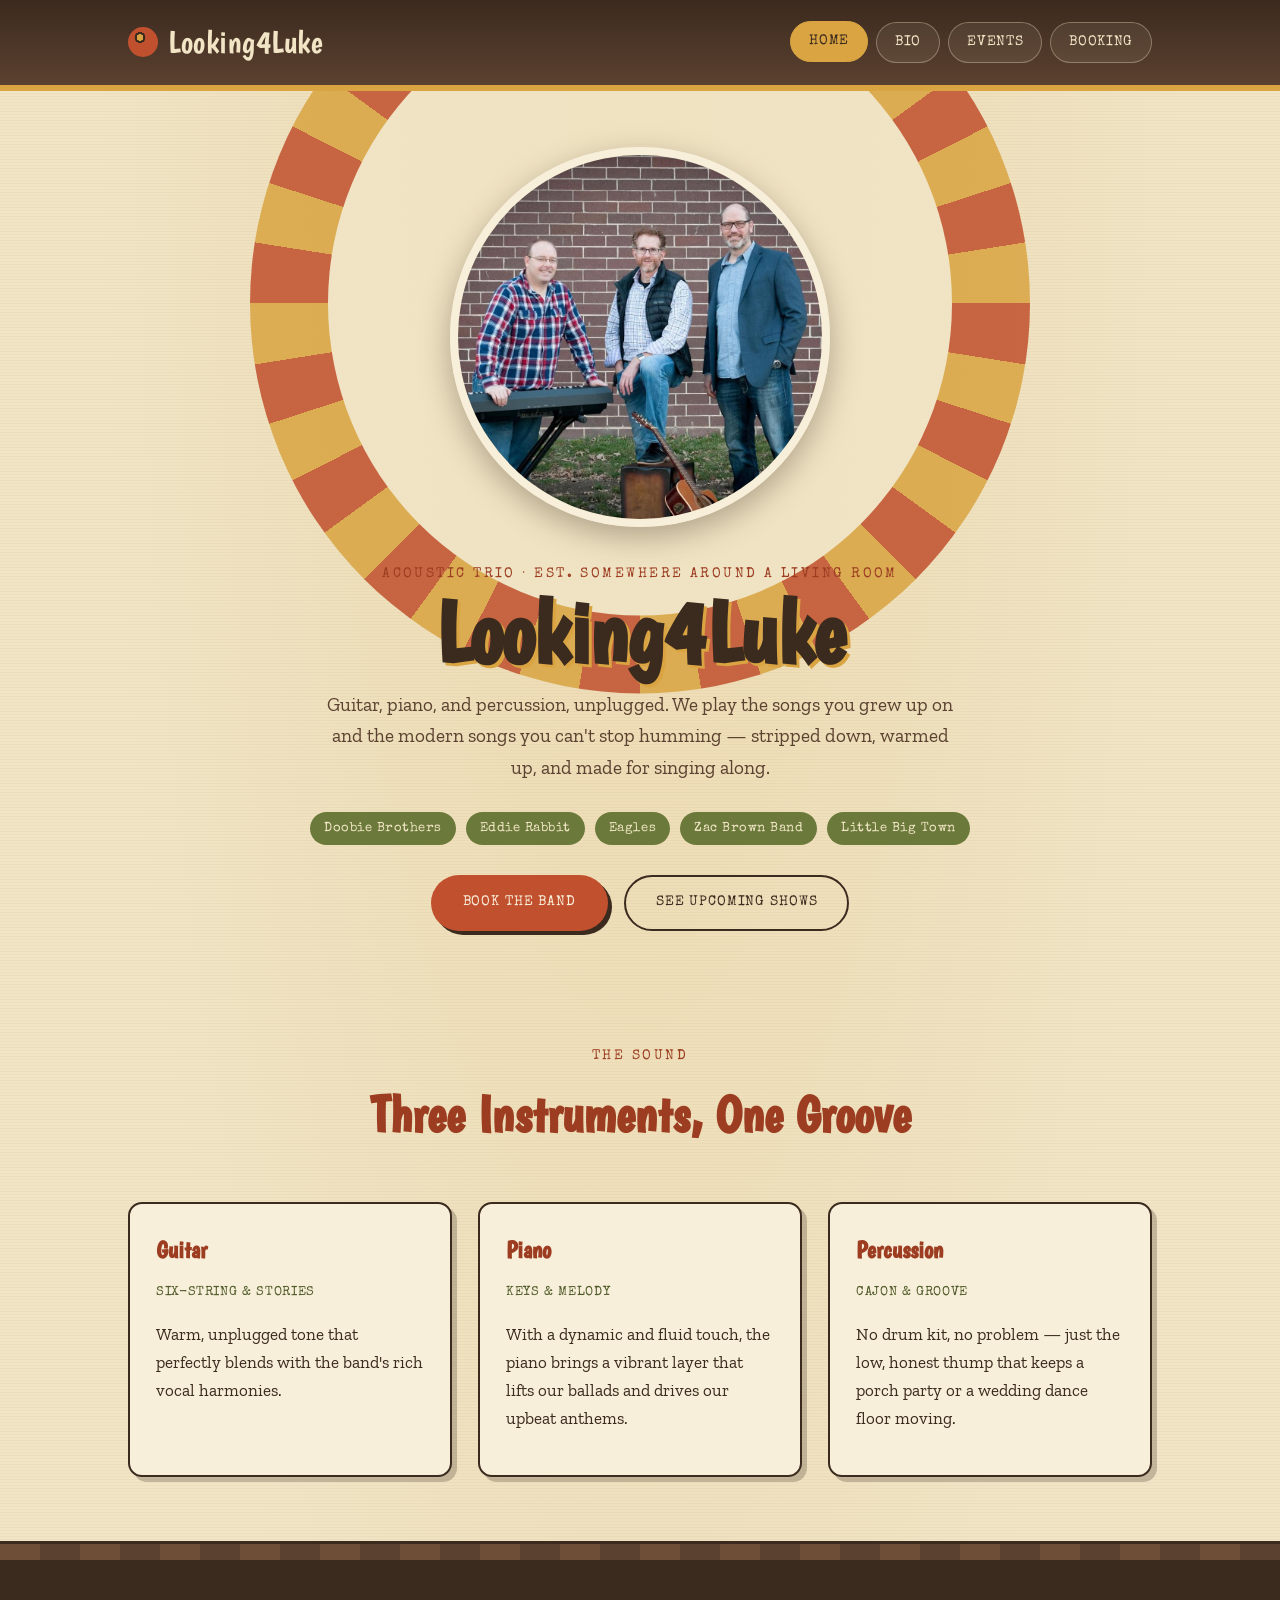
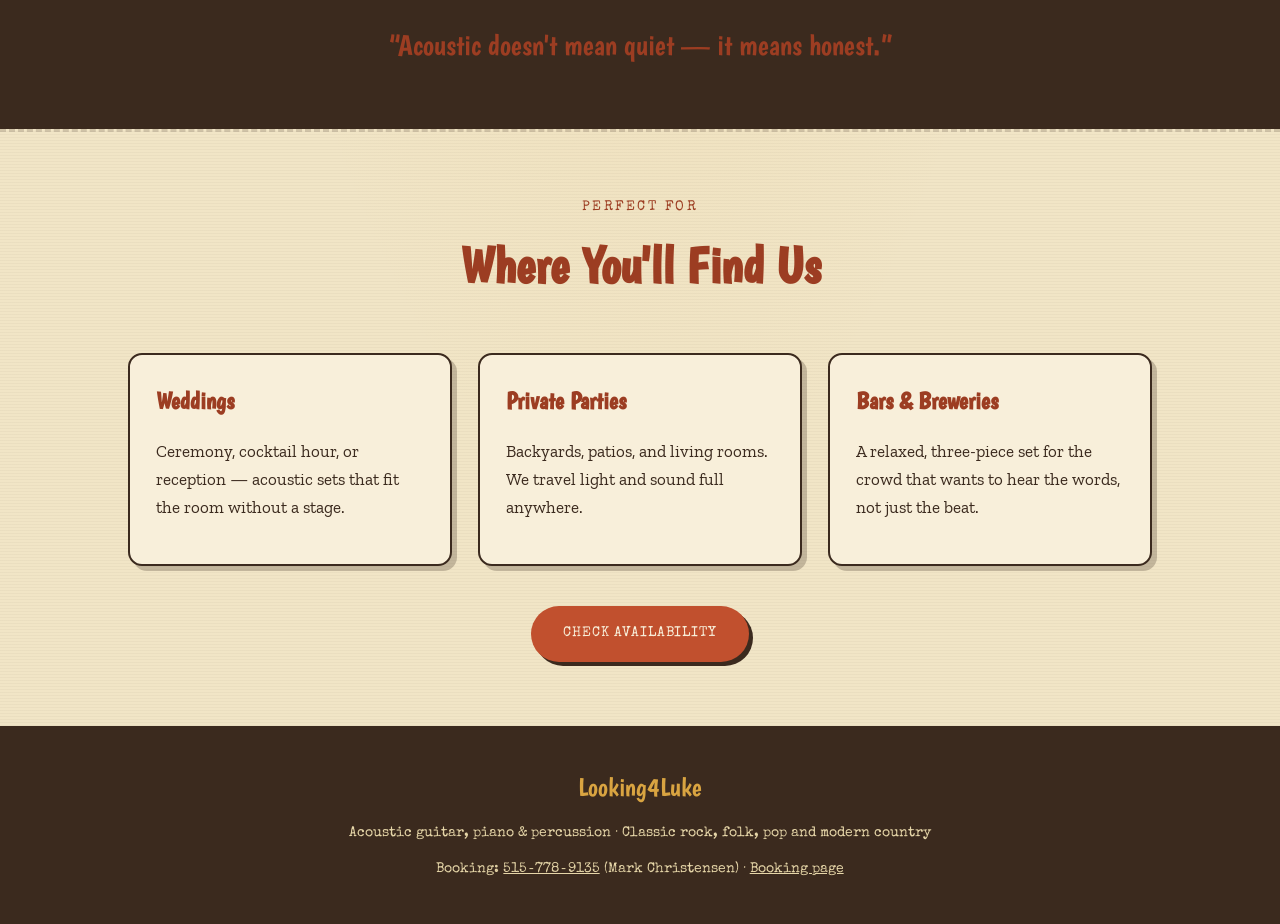
<file: index.html>
<!DOCTYPE html>
<html lang="en">
<head>
<meta charset="UTF-8">
<meta name="viewport" content="width=device-width, initial-scale=1.0">
<title>Looking4Luke — Acoustic Rock &amp; Country Trio</title>
<meta name="description" content="Looking4Luke is an acoustic guitar, piano, and percussion trio playing 70s rock and modern country favorites for weddings, festivals, and private events.">
<link rel="stylesheet" href="style.css">
</head>
<body>

<header class="site-header">
  <div class="header-inner">
    <a href="index.html" class="brand"><span class="record-dot" aria-hidden="true"></span>Looking4Luke</a>
    <nav class="primary-nav" aria-label="Primary">
      <a href="index.html" class="active">Home</a>
      <a href="bio.html">Bio</a>
      <a href="events.html">Events</a>
      <a href="booking.html">Booking</a>
    </nav>
  </div>
</header>

<main>
  <section class="sunburst-wrap">
    <div class="sunburst" aria-hidden="true"></div>
    <div class="hero-photo-frame">
      <img src="L4Limages/L4LProfilePhoto.jpg" alt="The three members of Looking4Luke standing together outdoors with a guitar, keyboard, and cajon">
    </div>
  </section>

  <div class="hero-text wrap">
    <span class="eyebrow">Acoustic Trio · Est. Somewhere Around a Living Room</span>
    <h1>Looking4Luke</h1>
    <p class="hero-tagline">Guitar, piano, and percussion, unplugged. We play the songs you grew up on and the modern songs you can't stop humming &mdash; stripped down, warmed up, and made for singing along.</p>
    <div class="genre-chips">
      <span>Doobie Brothers</span>
      <span>Eddie Rabbit</span>
      <span>Eagles</span>
      <span>Zac Brown Band</span>
      <span>Little Big Town</span>
    </div>
    <div class="btn-row">
      <a href="booking.html" class="btn btn-primary">Book the Band</a>
      <a href="events.html" class="btn btn-secondary">See Upcoming Shows</a>
    </div>
  </div>

  <section class="section">
    <div class="wrap">
      <div class="section-head">
        <span class="eyebrow">The Sound</span>
        <h2>Three Instruments, One Groove</h2>
      </div>
      <div class="card-grid">
        <div class="card">
          <h3>Guitar</h3>
          <p class="role">Six-String &amp; Stories</p>
          <p>Warm, unplugged tone that perfectly blends with the band's rich vocal harmonies.</p>
        </div>
        <div class="card">
          <h3>Piano</h3>
          <p class="role">Keys &amp; Melody</p>
          <p>With a dynamic and fluid touch, the piano brings a vibrant layer that lifts our ballads and drives our upbeat anthems.</p>
        </div>
        <div class="card">
          <h3>Percussion</h3>
          <p class="role">Cajon &amp; Groove</p>
          <p>No drum kit, no problem &mdash; just the low, honest thump that keeps a porch party or a wedding dance floor moving.</p>
        </div>
      </div>
    </div>
  </section>

  <div class="wood-divider" aria-hidden="true"></div>

  <section class="section section-alt">
    <div class="wrap">
      <p class="pull-quote">&ldquo;Acoustic doesn't mean quiet &mdash; it means honest.&rdquo;</p>
    </div>
  </section>

  <section class="section">
    <div class="wrap">
      <div class="section-head">
        <span class="eyebrow">Perfect For</span>
        <h2>Where You'll Find Us</h2>
      </div>
      <div class="card-grid">
        <div class="card">
          <h3>Weddings</h3>
          <p>Ceremony, cocktail hour, or reception &mdash; acoustic sets that fit the room without a stage.</p>
        </div>
        <div class="card">
          <h3>Private Parties</h3>
          <p>Backyards, patios, and living rooms. We travel light and sound full anywhere.</p>
        </div>
        <div class="card">
          <h3>Bars &amp; Breweries</h3>
          <p>A relaxed, three-piece set for the crowd that wants to hear the words, not just the beat.</p>
        </div>
      </div>
      <div class="btn-row" style="margin-top:40px;">
        <a href="booking.html" class="btn btn-primary">Check Availability</a>
      </div>
    </div>
  </section>
</main>

<footer class="site-footer">
  <div class="wrap">
    <div class="foot-band">Looking4Luke</div>
    <p>Acoustic guitar, piano &amp; percussion &middot; Classic rock, folk, pop and modern country</p>
    <p>Booking: <a href="tel:5157789135">515&#8209;778&#8209;9135</a> (Mark Christensen) &middot; <a href="booking.html">Booking page</a></p>
  </div>
</footer>

</body>
</html>
</file>
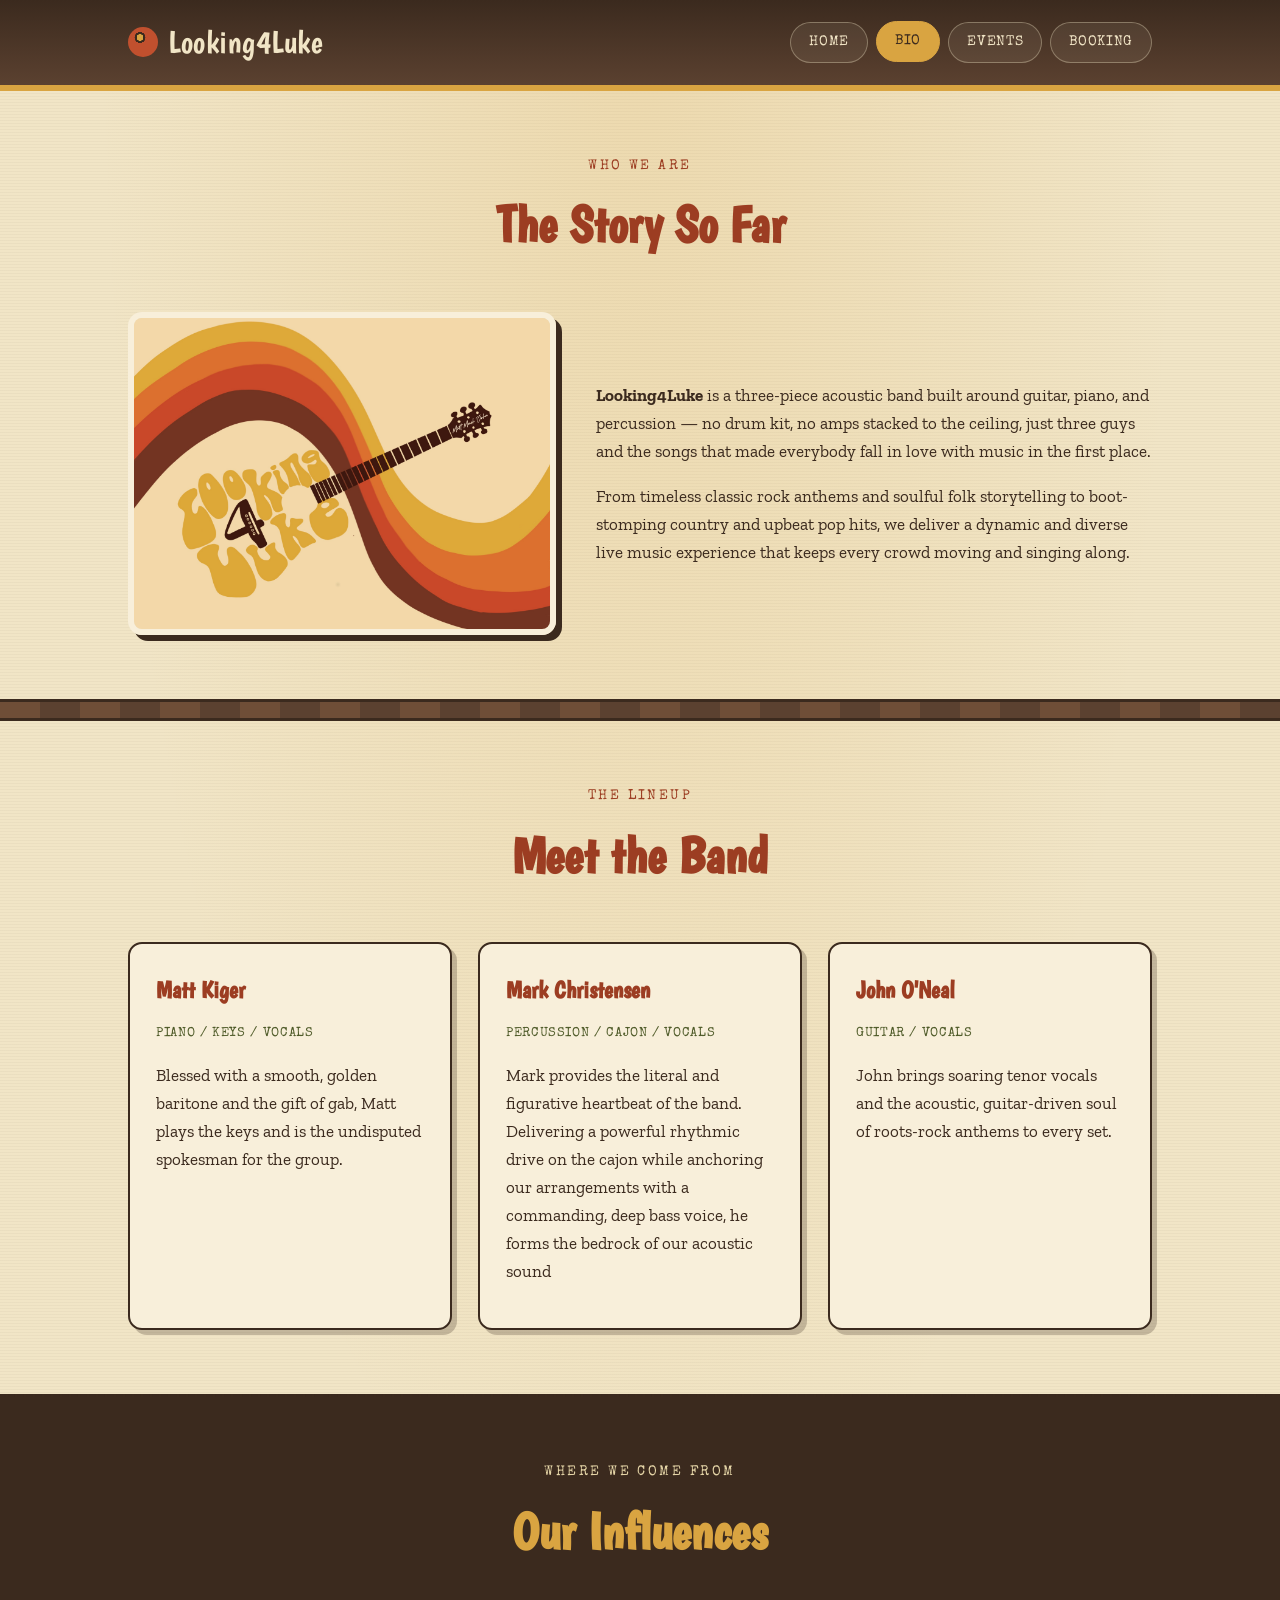
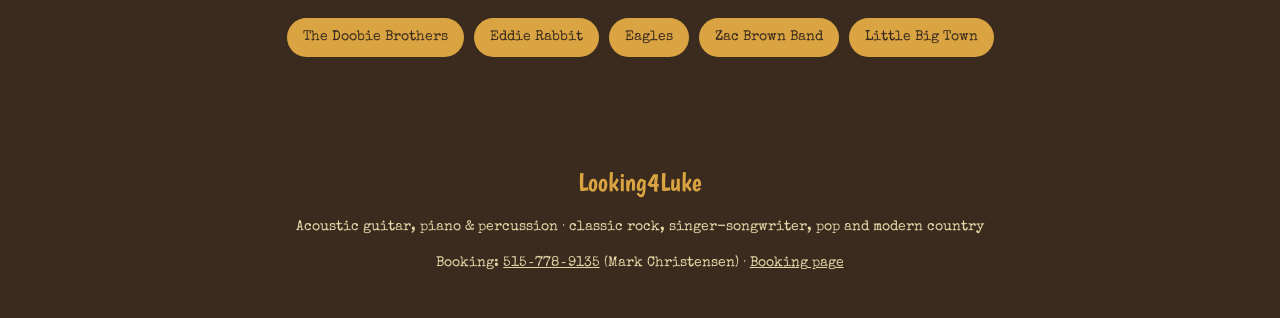
<file: bio.html>
<!DOCTYPE html>
<html lang="en">
<head>
<meta charset="UTF-8">
<meta name="viewport" content="width=device-width, initial-scale=1.0">
<title>Bio — Looking4Luke</title>
<meta name="description" content="Meet Looking4Luke, an acoustic guitar, piano, and percussion trio performing a wide variety of genres and musical generations with a decidedly unplugged feel.">
<link rel="stylesheet" href="style.css">
</head>
<body>

<header class="site-header">
  <div class="header-inner">
    <a href="index.html" class="brand"><span class="record-dot" aria-hidden="true"></span>Looking4Luke</a>
    <nav class="primary-nav" aria-label="Primary">
      <a href="index.html">Home</a>
      <a href="bio.html" class="active">Bio</a>
      <a href="events.html">Events</a>
      <a href="booking.html">Booking</a>
    </nav>
  </div>
</header>

<main>
  <section class="section">
    <div class="wrap">
      <div class="section-head">
        <span class="eyebrow">Who We Are</span>
        <h2>The Story So Far</h2>
      </div>

      <div class="bio-intro">
        <img class="bio-photo" src="L4Limages/L4LLogoTAN.JPG" alt="The three members of Looking4Luke standing outdoors with a guitar, keyboard, and cajon">
        <div>
          <p><strong>Looking4Luke</strong> is a three-piece acoustic band built around guitar, piano, and percussion &mdash; no drum kit, no amps stacked to the ceiling, just three guys and the songs that made everybody fall in love with music in the first place.</p>
          <p>From timeless classic rock anthems and soulful folk storytelling to boot-stomping country and upbeat pop hits, we deliver a dynamic and diverse live music experience that keeps every crowd moving and singing along.</p>
        </div>
      </div>
    </div>
  </section>

  <div class="wood-divider" aria-hidden="true"></div>

  <section class="section">
    <div class="wrap">
      <div class="section-head">
        <span class="eyebrow">The Lineup</span>
        <h2>Meet the Band</h2>
      </div>
      <div class="card-grid">
        <div class="card">
          <h3>Matt Kiger</h3>
          <p class="role">Piano / Keys / Vocals</p>
          <p>Blessed with a smooth, golden baritone and the gift of gab, Matt plays the keys and is the undisputed spokesman for the group.</p>
        </div>
        <div class="card">
          <h3>Mark Christensen</h3>
          <p class="role">Percussion / Cajon / Vocals</p>
          <p>Mark provides the literal and figurative heartbeat of the band. Delivering a powerful rhythmic drive on the cajon while anchoring our arrangements with a commanding, deep bass voice, he forms the bedrock of our acoustic sound</p>
        </div>
        <div class="card">
          <h3>John O'Neal</h3>
          <p class="role">Guitar / Vocals</p>
          <p>John brings soaring tenor vocals and the acoustic, guitar-driven soul of roots-rock anthems to every set.</p>
        </div>
      </div>
    </div>
  </section>

  <section class="section section-alt">
    <div class="wrap">
      <div class="section-head">
        <span class="eyebrow">Where We Come From</span>
        <h2>Our Influences</h2>
      </div>
      <ul class="influences-list">
        <li>The Doobie Brothers</li>
        <li>Eddie Rabbit</li>
        <li>Eagles</li>
        <li>Zac Brown Band</li>
        <li>Little Big Town</li>
      </ul>
    </div>
  </section>
</main>

<footer class="site-footer">
  <div class="wrap">
    <div class="foot-band">Looking4Luke</div>
    <p>Acoustic guitar, piano &amp; percussion &middot; classic rock, singer-songwriter, pop and modern country</p>
    <p>Booking: <a href="tel:5157789135">515&#8209;778&#8209;9135</a> (Mark Christensen) &middot; <a href="booking.html">Booking page</a></p>
  </div>
</footer>

</body>
</html>
</file>
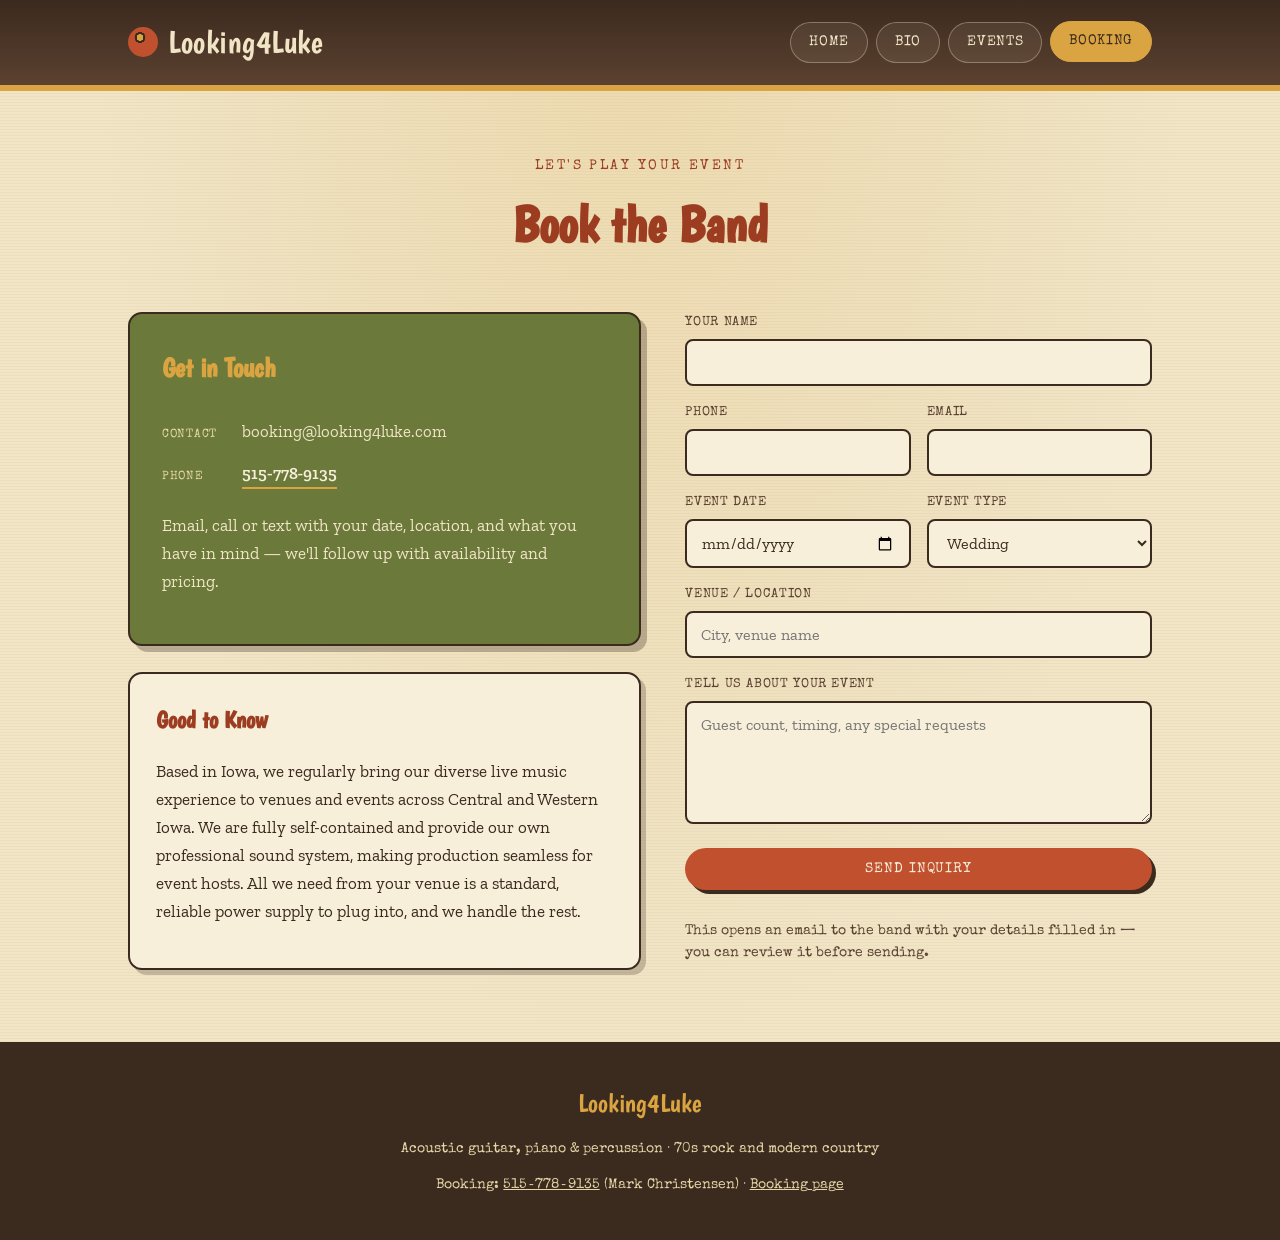
<file: booking.html>
<!DOCTYPE html>
<html lang="en">
<head>
<meta charset="UTF-8">
<meta name="viewport" content="width=device-width, initial-scale=1.0">
<title>Booking — Looking4Luke</title>
<meta name="description" content="Book Looking4Luke, an acoustic guitar, piano, and percussion trio, for your wedding, party, or venue.">
<link rel="stylesheet" href="style.css">
</head>
<body>

<header class="site-header">
  <div class="header-inner">
    <a href="index.html" class="brand"><span class="record-dot" aria-hidden="true"></span>Looking4Luke</a>
    <nav class="primary-nav" aria-label="Primary">
      <a href="index.html">Home</a>
      <a href="bio.html">Bio</a>
      <a href="events.html">Events</a>
      <a href="booking.html" class="active">Booking</a>
    </nav>
  </div>
</header>

<main>
  <section class="section">
    <div class="wrap">
      <div class="section-head">
        <span class="eyebrow">Let's Play Your Event</span>
        <h2>Book the Band</h2>
      </div>

      <div class="booking-layout">
        <div>
          <div class="contact-card">
            <h3>Get in Touch</h3>
            <div class="contact-line">
              <span class="label">Contact</span>
              <span>booking@looking4luke.com</span>
            </div>
            <div class="contact-line">
              <span class="label">Phone</span>
              <a href="tel:5157789135">515&#8209;778&#8209;9135</a>
            </div>
            <p style="margin-top:22px;">Email, call or text with your date, location, and what you have in mind &mdash; we'll follow up with availability and pricing.</p>
          </div>

          <div class="card" style="margin-top:26px;">
            <h3>Good to Know</h3>
            <p>Based in Iowa, we regularly bring our diverse live music experience to venues and events across Central and Western Iowa. We are fully self-contained and provide our own professional sound system, making production seamless for event hosts. All we need from your venue is a standard, reliable power supply to plug into, and we handle the rest.</p>
          </div>
        </div>

        <div>
          <form class="booking-form" id="bookingForm">
            <div class="field">
              <label for="name">Your Name</label>
              <input type="text" id="name" name="name" required>
            </div>

            <div class="field-row">
              <div class="field">
                <label for="phone">Phone</label>
                <input type="tel" id="phone" name="phone" required>
              </div>
              <div class="field">
                <label for="email">Email</label>
                <input type="email" id="email" name="email">
              </div>
            </div>

            <div class="field-row">
              <div class="field">
                <label for="date">Event Date</label>
                <input type="date" id="date" name="date">
              </div>
              <div class="field">
                <label for="eventType">Event Type</label>
                <select id="eventType" name="eventType">
                  <option value="Wedding">Wedding</option>
                  <option value="Private Party">Private Party</option>
                  <option value="Bar / Brewery">Bar / Brewery</option>
                  <option value="Festival">Festival</option>
                  <option value="Other">Other</option>
                </select>
              </div>
            </div>

            <div class="field">
              <label for="location">Venue / Location</label>
              <input type="text" id="location" name="location" placeholder="City, venue name">
            </div>

            <div class="field">
              <label for="details">Tell Us About Your Event</label>
              <textarea id="details" name="details" rows="5" placeholder="Guest count, timing, any special requests"></textarea>
            </div>

            <button type="submit" class="btn btn-primary" style="border:none; cursor:pointer;">Send Inquiry</button>
            <p class="submit-note">This opens an email to the band with your details filled in &mdash; you can review it before sending.</p>
          </form>
        </div>
      </div>
    </div>
  </section>
</main>

<footer class="site-footer">
  <div class="wrap">
    <div class="foot-band">Looking4Luke</div>
    <p>Acoustic guitar, piano &amp; percussion &middot; 70s rock and modern country</p>
    <p>Booking: <a href="tel:5157789135">515&#8209;778&#8209;9135</a> (Mark Christensen) &middot; <a href="booking.html">Booking page</a></p>
  </div>
</footer>

<script>
  // NOTE: No booking email was provided yet, so this opens a pre-filled
  // email draft using a placeholder address. Replace BOOKING_EMAIL below
  // with the real address you want inquiries sent to.
  const BOOKING_EMAIL = "booking@looking4luke.com";

  document.getElementById("bookingForm").addEventListener("submit", function (e) {
    e.preventDefault();
    const f = new FormData(e.target);
    const subject = encodeURIComponent("Booking Inquiry — Looking4Luke");
    const body = encodeURIComponent(
      `Name: ${f.get("name")}\n` +
      `Phone: ${f.get("phone")}\n` +
      `Email: ${f.get("email")}\n` +
      `Event Date: ${f.get("date")}\n` +
      `Event Type: ${f.get("eventType")}\n` +
      `Venue / Location: ${f.get("location")}\n\n` +
      `Details:\n${f.get("details")}`
    );
    window.location.href = `mailto:${BOOKING_EMAIL}?subject=${subject}&body=${body}`;
  });
</script>

</body>
</html>
</file>
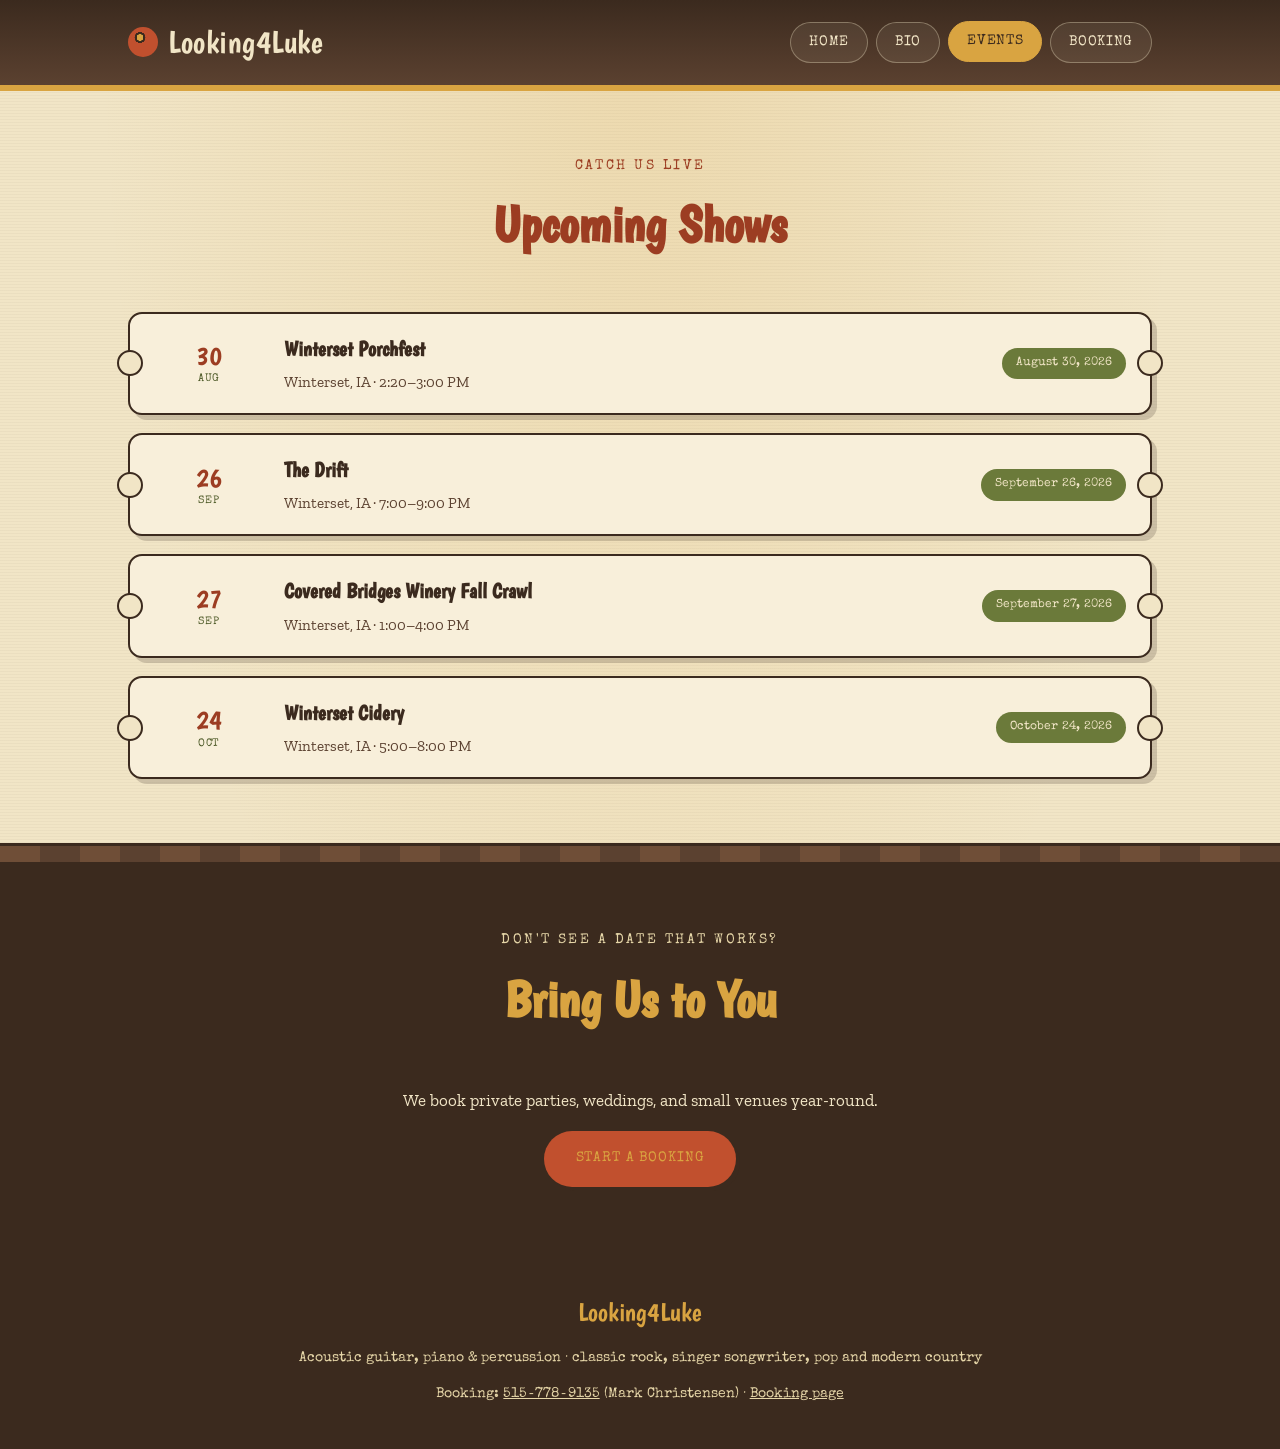
<file: events.html>
<!DOCTYPE html>
<html lang="en">
<head>
<meta charset="UTF-8">
<meta name="viewport" content="width=device-width, initial-scale=1.0">
<title>Events — Looking4Luke</title>
<meta name="description" content="Upcoming shows and appearances from Looking4Luke, an acoustic rock and country trio.">
<link rel="stylesheet" href="style.css">
</head>
<body>

<header class="site-header">
  <div class="header-inner">
    <a href="index.html" class="brand"><span class="record-dot" aria-hidden="true"></span>Looking4Luke</a>
    <nav class="primary-nav" aria-label="Primary">
      <a href="index.html">Home</a>
      <a href="bio.html">Bio</a>
      <a href="events.html" class="active">Events</a>
      <a href="booking.html">Booking</a>
    </nav>
  </div>
</header>

<main>
  <section class="section">
    <div class="wrap">
      <div class="section-head">
        <span class="eyebrow">Catch Us Live</span>
        <h2>Upcoming Shows</h2>
      </div>

      <!--
        HOW TO ADD A SHOW:
        Copy one .gig-ticket block below and edit the date, venue name,
        city, time, and tag. Remove the "example" tag/text once it's a real date.
      -->
      <div class="gig-list">

        <div class="gig-ticket">
          <div class="gig-date">30<span>Aug</span></div>
          <div class="gig-info">
            <h3>Winterset Porchfest</h3>
            <p>Winterset, IA &middot; 2:20–3:00 PM</p>
          </div>
          <span class="gig-tag">August 30, 2026</span>
        </div>

        <div class="gig-ticket">
          <div class="gig-date">26<span>Sep</span></div>
          <div class="gig-info">
            <h3>The Drift</h3>
            <p>Winterset, IA &middot; 7:00–9:00 PM</p>
          </div>
          <span class="gig-tag">September 26, 2026</span>
        </div>

        <div class="gig-ticket">
          <div class="gig-date">27<span>Sep</span></div>
          <div class="gig-info">
            <h3>Covered Bridges Winery Fall Crawl</h3>
            <p>Winterset, IA &middot; 1:00–4:00 PM</p>
          </div>
          <span class="gig-tag">September 27, 2026</span>
        </div>

        <div class="gig-ticket">
          <div class="gig-date">24<span>Oct</span></div>
          <div class="gig-info">
            <h3>Winterset Cidery</h3>
            <p>Winterset, IA &middot; 5:00–8:00 PM</p>
          </div>
          <span class="gig-tag">October 24, 2026</span>
        </div>

      </div>
 
      <!--
        EMPTY STATE (use this instead of the gig-list above when there
        are no shows booked):

        <div class="empty-note">
          No shows on the calendar right now &mdash; check back soon,
          or <a href="booking.html">book us</a> for your next event.
        </div>
      -->

    </div>
  </section>

  <div class="wood-divider" aria-hidden="true"></div>

  <section class="section section-alt">
    <div class="wrap" style="text-align:center;">
      <div class="section-head">
        <span class="eyebrow">Don't See a Date That Works?</span>
        <h2>Bring Us to You</h2>
      </div>
      <p>We book private parties, weddings, and small venues year-round.</p>
      <a href="booking.html" class="btn btn-primary">Start a Booking</a>
    </div>
  </section>
</main>

<footer class="site-footer">
  <div class="wrap">
    <div class="foot-band">Looking4Luke</div>
    <p>Acoustic guitar, piano &amp; percussion &middot; classic rock, singer songwriter, pop and modern country</p>
    <p>Booking: <a href="tel:5157789135">515&#8209;778&#8209;9135</a> (Mark Christensen) &middot; <a href="booking.html">Booking page</a></p>
  </div>
</footer>

</body>
</html>
</file>
<file: style.css>
/* ===========================================================
   Looking4Luke — site styles
   Design direction: early-70s concert poster / vinyl sleeve
   =========================================================== */

@import url('https://fonts.googleapis.com/css2?family=Boogaloo&family=Zilla+Slab:wght@400;500;600;700&family=Special+Elite&display=swap');

:root {
  --cream:       #F1E5C6;
  --cream-dark:  #E6D6A8;
  --paper:       #F8EFDA;
  --rust:        #C1502E;
  --rust-dark:   #9C3D22;
  --mustard:     #D9A441;
  --avocado:     #6B7A3A;
  --avocado-dark:#4F5B29;
  --brown:       #3B2A1E;
  --brown-soft:  #5B4130;
  --cocoa:       #6F4E37;

  --display: 'Boogaloo', 'Cooper Black', serif;
  --body: 'Zilla Slab', Georgia, serif;
  --stamp: 'Special Elite', 'Courier New', monospace;

  --radius: 14px;
  --max-w: 1080px;
}

* { box-sizing: border-box; }

html { scroll-behavior: smooth; }

body {
  margin: 0;
  background-color: var(--cream);
  background-image:
    radial-gradient(ellipse at top, rgba(217,164,65,0.18), transparent 60%),
    repeating-linear-gradient(0deg, rgba(59,42,30,0.035) 0px, rgba(59,42,30,0.035) 1px, transparent 1px, transparent 3px);
  color: var(--brown);
  font-family: var(--body);
  font-size: 17px;
  line-height: 1.65;
  -webkit-font-smoothing: antialiased;
}

a { color: inherit; }

img { max-width: 100%; display: block; }

.wrap {
  max-width: var(--max-w);
  margin: 0 auto;
  padding: 0 28px;
}

/* ---------- focus states ---------- */
a:focus-visible,
button:focus-visible {
  outline: 3px solid var(--rust);
  outline-offset: 3px;
}

@media (prefers-reduced-motion: reduce) {
  *, *::before, *::after {
    animation-duration: 0.001ms !important;
    animation-iteration-count: 1 !important;
    transition-duration: 0.001ms !important;
    scroll-behavior: auto !important;
  }
}

/* ---------- Header / Nav ---------- */
.site-header {
  background: linear-gradient(180deg, var(--brown) 0%, var(--brown-soft) 100%);
  border-bottom: 6px solid var(--mustard);
  position: sticky;
  top: 0;
  z-index: 50;
}

.header-inner {
  display: flex;
  align-items: center;
  justify-content: space-between;
  padding: 16px 28px;
  max-width: var(--max-w);
  margin: 0 auto;
  gap: 20px;
  flex-wrap: wrap;
}

.brand {
  font-family: var(--display);
  font-size: 2rem;
  color: var(--cream);
  text-decoration: none;
  letter-spacing: 0.5px;
  display: flex;
  align-items: center;
  gap: 10px;
}

.brand .record-dot {
  width: 30px;
  height: 30px;
  border-radius: 50%;
  background: radial-gradient(circle at 40% 35%, var(--mustard) 0 12%, var(--brown) 13% 20%, var(--rust) 21% 100%);
  flex-shrink: 0;
  animation: spin 6s linear infinite;
}

@keyframes spin { to { transform: rotate(360deg); } }

nav.primary-nav {
  display: flex;
  gap: 8px;
  flex-wrap: wrap;
}

nav.primary-nav a {
  font-family: var(--stamp);
  font-size: 0.85rem;
  letter-spacing: 0.05em;
  text-transform: uppercase;
  text-decoration: none;
  color: var(--cream);
  background: rgba(241,229,198,0.08);
  border: 1.5px solid rgba(241,229,198,0.35);
  border-radius: 999px;
  padding: 8px 18px;
  transition: background 0.2s ease, transform 0.2s ease, border-color 0.2s ease;
}

nav.primary-nav a:hover,
nav.primary-nav a.active {
  background: var(--mustard);
  border-color: var(--mustard);
  color: var(--brown);
  transform: translateY(-1px);
}

/* ---------- Sunburst signature element ---------- */
.sunburst-wrap {
  position: relative;
  display: flex;
  justify-content: center;
  padding: 56px 0 20px;
}

.sunburst {
  position: absolute;
  top: 50%;
  left: 50%;
  width: 780px;
  height: 780px;
  transform: translate(-50%, -52%);
  border-radius: 50%;
  background:
    repeating-conic-gradient(from 0deg,
      var(--rust) 0deg 9deg,
      var(--mustard) 9deg 18deg);
  opacity: 0.85;
  z-index: 0;
  animation: burst-turn 90s linear infinite;
}

@keyframes burst-turn { to { transform: translate(-50%, -52%) rotate(360deg); } }

.sunburst::after {
  content: "";
  position: absolute;
  inset: 10%;
  border-radius: 50%;
  background: var(--cream);
}

.hero-photo-frame {
  position: relative;
  z-index: 1;
  width: 380px;
  max-width: 78vw;
  aspect-ratio: 1 / 1;
  border-radius: 50%;
  overflow: hidden;
  border: 8px solid var(--paper);
  box-shadow: 0 10px 30px rgba(59,42,30,0.35);
}

.hero-photo-frame img {
  width: 100%;
  height: 100%;
  object-fit: cover;
  object-position: center 30%;
}

/* ---------- Hero text ---------- */
.hero-text {
  text-align: center;
  padding: 10px 20px 50px;
  position: relative;
  z-index: 1;
}

.eyebrow {
  font-family: var(--stamp);
  text-transform: uppercase;
  letter-spacing: 0.18em;
  color: var(--rust-dark);
  font-size: 0.85rem;
}

.hero-text h1 {
  font-family: var(--display);
  font-size: clamp(3rem, 9vw, 5.5rem);
  color: var(--brown);
  margin: 6px 0 4px;
  line-height: 0.95;
  text-shadow: 3px 3px 0 var(--mustard);
}

.hero-tagline {
  font-size: 1.2rem;
  color: var(--brown-soft);
  max-width: 640px;
  margin: 14px auto 28px;
}

.genre-chips {
  display: flex;
  flex-wrap: wrap;
  gap: 10px;
  justify-content: center;
  margin-bottom: 30px;
}

.genre-chips span {
  font-family: var(--stamp);
  font-size: 0.8rem;
  background: var(--avocado);
  color: var(--cream);
  padding: 6px 14px;
  border-radius: 999px;
  letter-spacing: 0.04em;
}

.btn-row {
  display: flex;
  gap: 16px;
  justify-content: center;
  flex-wrap: wrap;
}

.btn {
  display: inline-block;
  font-family: var(--stamp);
  text-transform: uppercase;
  letter-spacing: 0.06em;
  font-size: 0.9rem;
  text-decoration: none;
  padding: 14px 30px;
  border-radius: 999px;
  transition: transform 0.15s ease, box-shadow 0.15s ease;
  border: 2px solid transparent;
}

.btn:hover { transform: translateY(-2px); }

.btn-primary {
  background: var(--rust);
  color: var(--paper);
  box-shadow: 4px 4px 0 var(--brown);
}
.btn-primary:hover { box-shadow: 6px 6px 0 var(--brown); }

.btn-secondary {
  background: transparent;
  border-color: var(--brown);
  color: var(--brown);
}
.btn-secondary:hover { background: var(--brown); color: var(--cream); }

/* ---------- Section framing ---------- */
.section {
  padding: 64px 0;
  position: relative;
}

.section + .section {
  border-top: 3px dashed rgba(59,42,30,0.18);
}

.section-head {
  text-align: center;
  margin-bottom: 44px;
}

.section-head .eyebrow { display: block; margin-bottom: 6px; }

.section-head h2 {
  font-family: var(--display);
  font-size: clamp(2.2rem, 5vw, 3.2rem);
  color: var(--rust-dark);
  margin: 0;
}

.section-alt {
  background: var(--brown);
  color: var(--cream);
}
.section-alt .section-head h2 { color: var(--mustard); }
.section-alt .eyebrow { color: var(--cream-dark); }
.section-alt a { color: var(--mustard); }

/* ---------- Cards ---------- */
.card-grid {
  display: grid;
  gap: 26px;
  grid-template-columns: repeat(auto-fit, minmax(230px, 1fr));
}

.card {
  background: var(--paper);
  border: 2px solid var(--brown);
  border-radius: var(--radius);
  padding: 26px;
  box-shadow: 5px 5px 0 rgba(59,42,30,0.25);
}

.card h3 {
  font-family: var(--display);
  color: var(--rust-dark);
  font-size: 1.5rem;
  margin: 0 0 8px;
}

.card .role {
  font-family: var(--stamp);
  font-size: 0.8rem;
  color: var(--avocado-dark);
  text-transform: uppercase;
  letter-spacing: 0.05em;
  margin-bottom: 10px;
}

/* ---------- Wood divider ---------- */
.wood-divider {
  height: 22px;
  background: repeating-linear-gradient(
    90deg,
    var(--cocoa) 0 40px,
    var(--brown-soft) 40px 80px
  );
  border-top: 3px solid var(--brown);
  border-bottom: 3px solid var(--brown);
}

/* ---------- Footer ---------- */
footer.site-footer {
  background: var(--brown);
  color: var(--cream-dark);
  padding: 40px 0 30px;
  text-align: center;
  font-family: var(--stamp);
  font-size: 0.85rem;
}

footer.site-footer .foot-band {
  font-family: var(--display);
  font-size: 1.6rem;
  color: var(--mustard);
  margin-bottom: 8px;
}

footer.site-footer a { text-decoration: underline; }

/* ---------- Events / ticket list ---------- */
.gig-list {
  display: flex;
  flex-direction: column;
  gap: 18px;
}

.gig-ticket {
  display: grid;
  grid-template-columns: 110px 1fr auto;
  align-items: center;
  gap: 20px;
  background: var(--paper);
  border: 2px solid var(--brown);
  border-radius: var(--radius);
  padding: 18px 24px;
  position: relative;
  box-shadow: 5px 5px 0 rgba(59,42,30,0.2);
}

.gig-ticket::before,
.gig-ticket::after {
  content: "";
  position: absolute;
  width: 22px;
  height: 22px;
  background: var(--cream);
  border-radius: 50%;
  top: 50%;
  transform: translateY(-50%);
  border: 2px solid var(--brown);
}
.gig-ticket::before { left: -13px; }
.gig-ticket::after { right: -13px; }

.gig-date {
  font-family: var(--display);
  font-size: 1.7rem;
  color: var(--rust-dark);
  text-align: center;
  line-height: 1;
}
.gig-date span {
  display: block;
  font-family: var(--stamp);
  font-size: 0.7rem;
  color: var(--avocado-dark);
  text-transform: uppercase;
  letter-spacing: 0.08em;
  margin-top: 4px;
}

.gig-info h3 { margin: 0 0 4px; font-family: var(--display); font-size: 1.3rem; color: var(--brown); }
.gig-info p { margin: 0; color: var(--brown-soft); font-size: 0.95rem; }

.gig-tag {
  font-family: var(--stamp);
  font-size: 0.75rem;
  background: var(--avocado);
  color: var(--cream);
  padding: 6px 14px;
  border-radius: 999px;
  white-space: nowrap;
  height: fit-content;
}

.empty-note {
  font-family: var(--stamp);
  text-align: center;
  color: var(--brown-soft);
  padding: 30px;
  border: 2px dashed var(--brown);
  border-radius: var(--radius);
}

/* ---------- Booking form ---------- */
.booking-layout {
  display: grid;
  grid-template-columns: 1.1fr 1fr;
  gap: 44px;
  align-items: start;
}

@media (max-width: 760px) {
  .booking-layout { grid-template-columns: 1fr; }
  .gig-ticket { grid-template-columns: 1fr; text-align: center; }
  .gig-ticket::before, .gig-ticket::after { display: none; }
  .header-inner { justify-content: center; text-align: center; }
}

.contact-card {
  background: var(--avocado);
  color: var(--cream);
  border-radius: var(--radius);
  padding: 32px;
  border: 2px solid var(--brown);
  box-shadow: 6px 6px 0 rgba(59,42,30,0.3);
}

.contact-card h3 {
  font-family: var(--display);
  font-size: 1.7rem;
  margin-top: 0;
  color: var(--mustard);
}

.contact-line {
  display: flex;
  gap: 10px;
  align-items: baseline;
  margin: 14px 0;
  font-size: 1.05rem;
}

.contact-line .label {
  font-family: var(--stamp);
  font-size: 0.75rem;
  text-transform: uppercase;
  letter-spacing: 0.06em;
  color: var(--cream-dark);
  min-width: 70px;
}

.contact-line a {
  color: var(--paper);
  font-weight: 600;
  text-decoration: none;
  border-bottom: 2px solid var(--mustard);
}

form.booking-form {
  display: flex;
  flex-direction: column;
  gap: 16px;
}

.field label {
  display: block;
  font-family: var(--stamp);
  font-size: 0.8rem;
  text-transform: uppercase;
  letter-spacing: 0.05em;
  margin-bottom: 6px;
  color: var(--brown-soft);
}

.field input,
.field textarea,
.field select {
  width: 100%;
  padding: 12px 14px;
  border-radius: 8px;
  border: 2px solid var(--brown);
  background: var(--paper);
  font-family: var(--body);
  font-size: 1rem;
  color: var(--brown);
}

.field input:focus,
.field textarea:focus,
.field select:focus {
  outline: 3px solid var(--rust);
  outline-offset: 1px;
}

.field-row {
  display: grid;
  grid-template-columns: 1fr 1fr;
  gap: 16px;
}

@media (max-width: 500px) {
  .field-row { grid-template-columns: 1fr; }
}

.submit-note {
  font-size: 0.85rem;
  color: var(--brown-soft);
  font-family: var(--stamp);
}

/* ---------- Bio page specifics ---------- */
.bio-photo {
  border-radius: var(--radius);
  border: 6px solid var(--paper);
  box-shadow: 6px 6px 0 var(--brown);
}

.bio-intro {
  display: grid;
  grid-template-columns: 1fr 1.3fr;
  gap: 40px;
  align-items: center;
}

@media (max-width: 760px) {
  .bio-intro { grid-template-columns: 1fr; }
}

.pull-quote {
  font-family: var(--display);
  font-size: 1.8rem;
  color: var(--rust-dark);
  text-align: center;
  max-width: 720px;
  margin: 0 auto;
  line-height: 1.3;
}

.influences-list {
  list-style: none;
  padding: 0;
  margin: 0;
  display: flex;
  flex-wrap: wrap;
  gap: 10px;
  justify-content: center;
}

.influences-list li {
  font-family: var(--stamp);
  background: var(--mustard);
  color: var(--brown);
  padding: 8px 16px;
  border-radius: 999px;
  font-size: 0.85rem;
}
</file>
